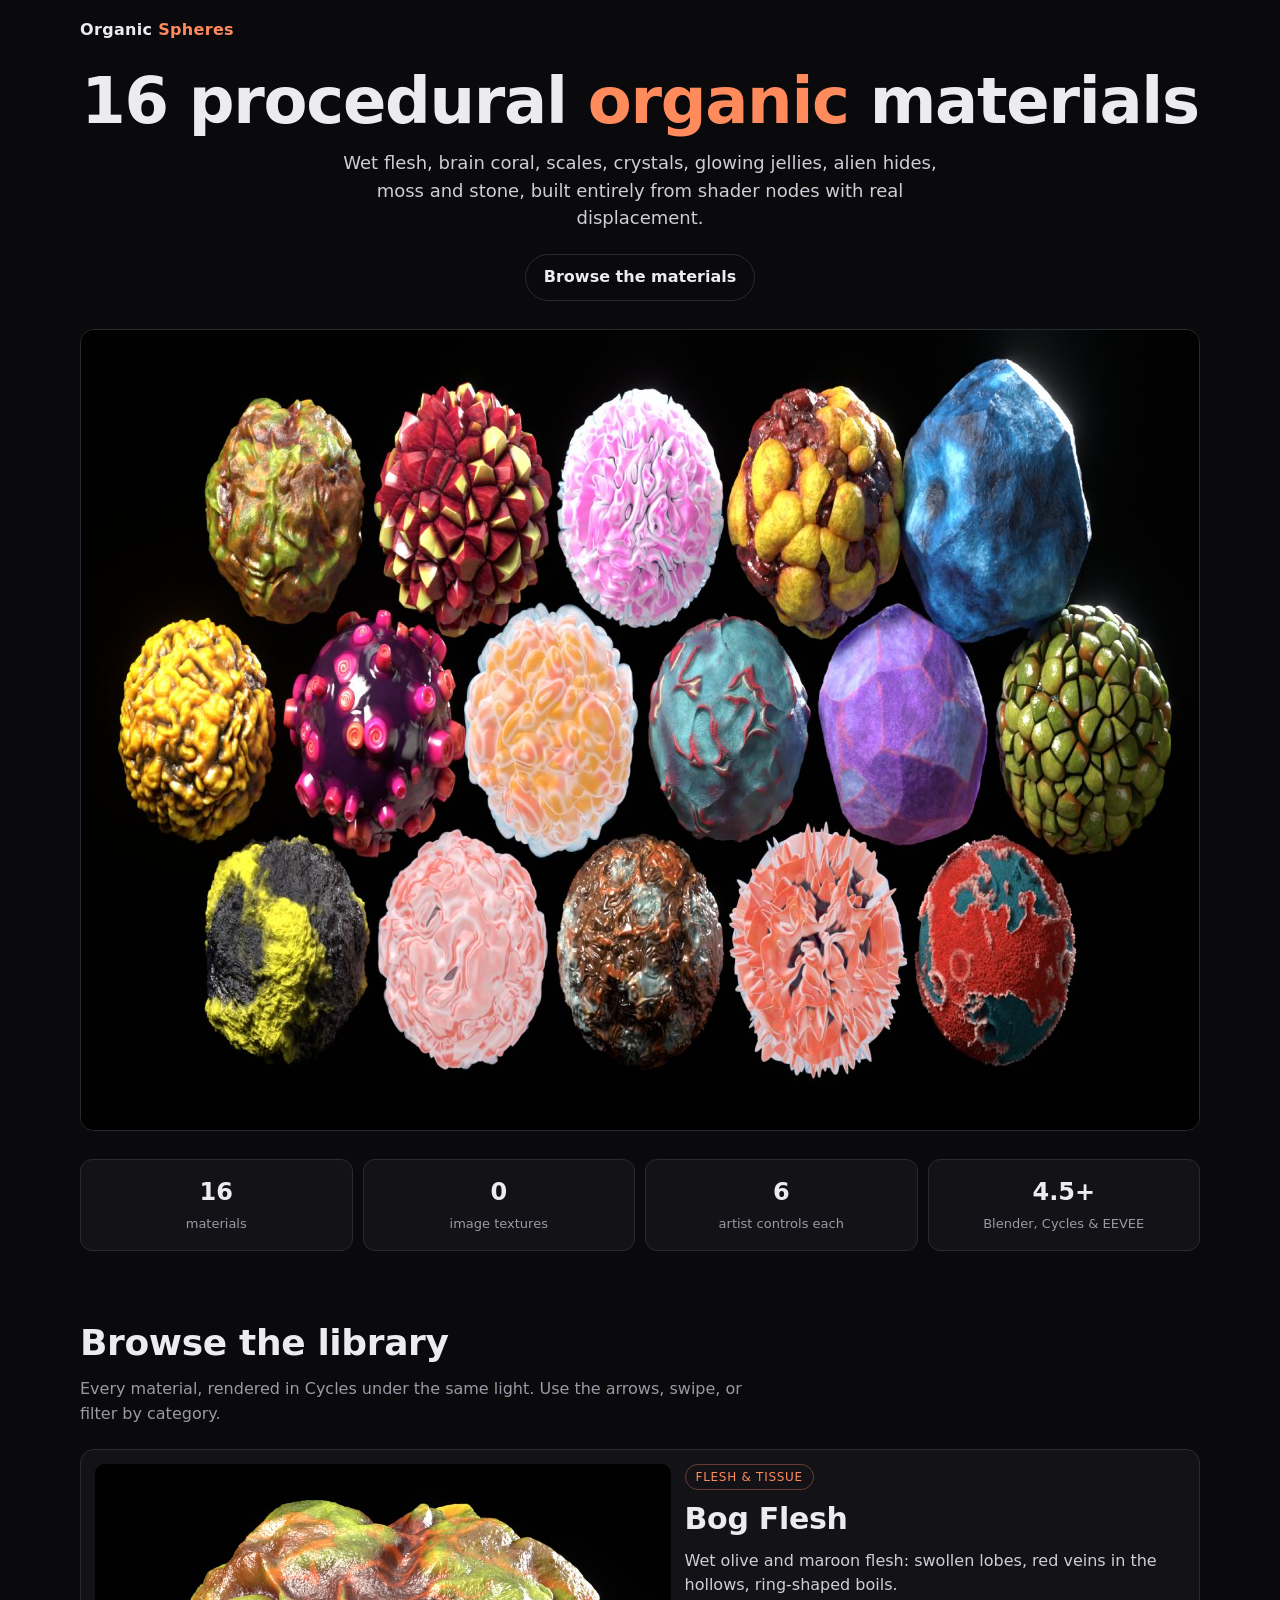
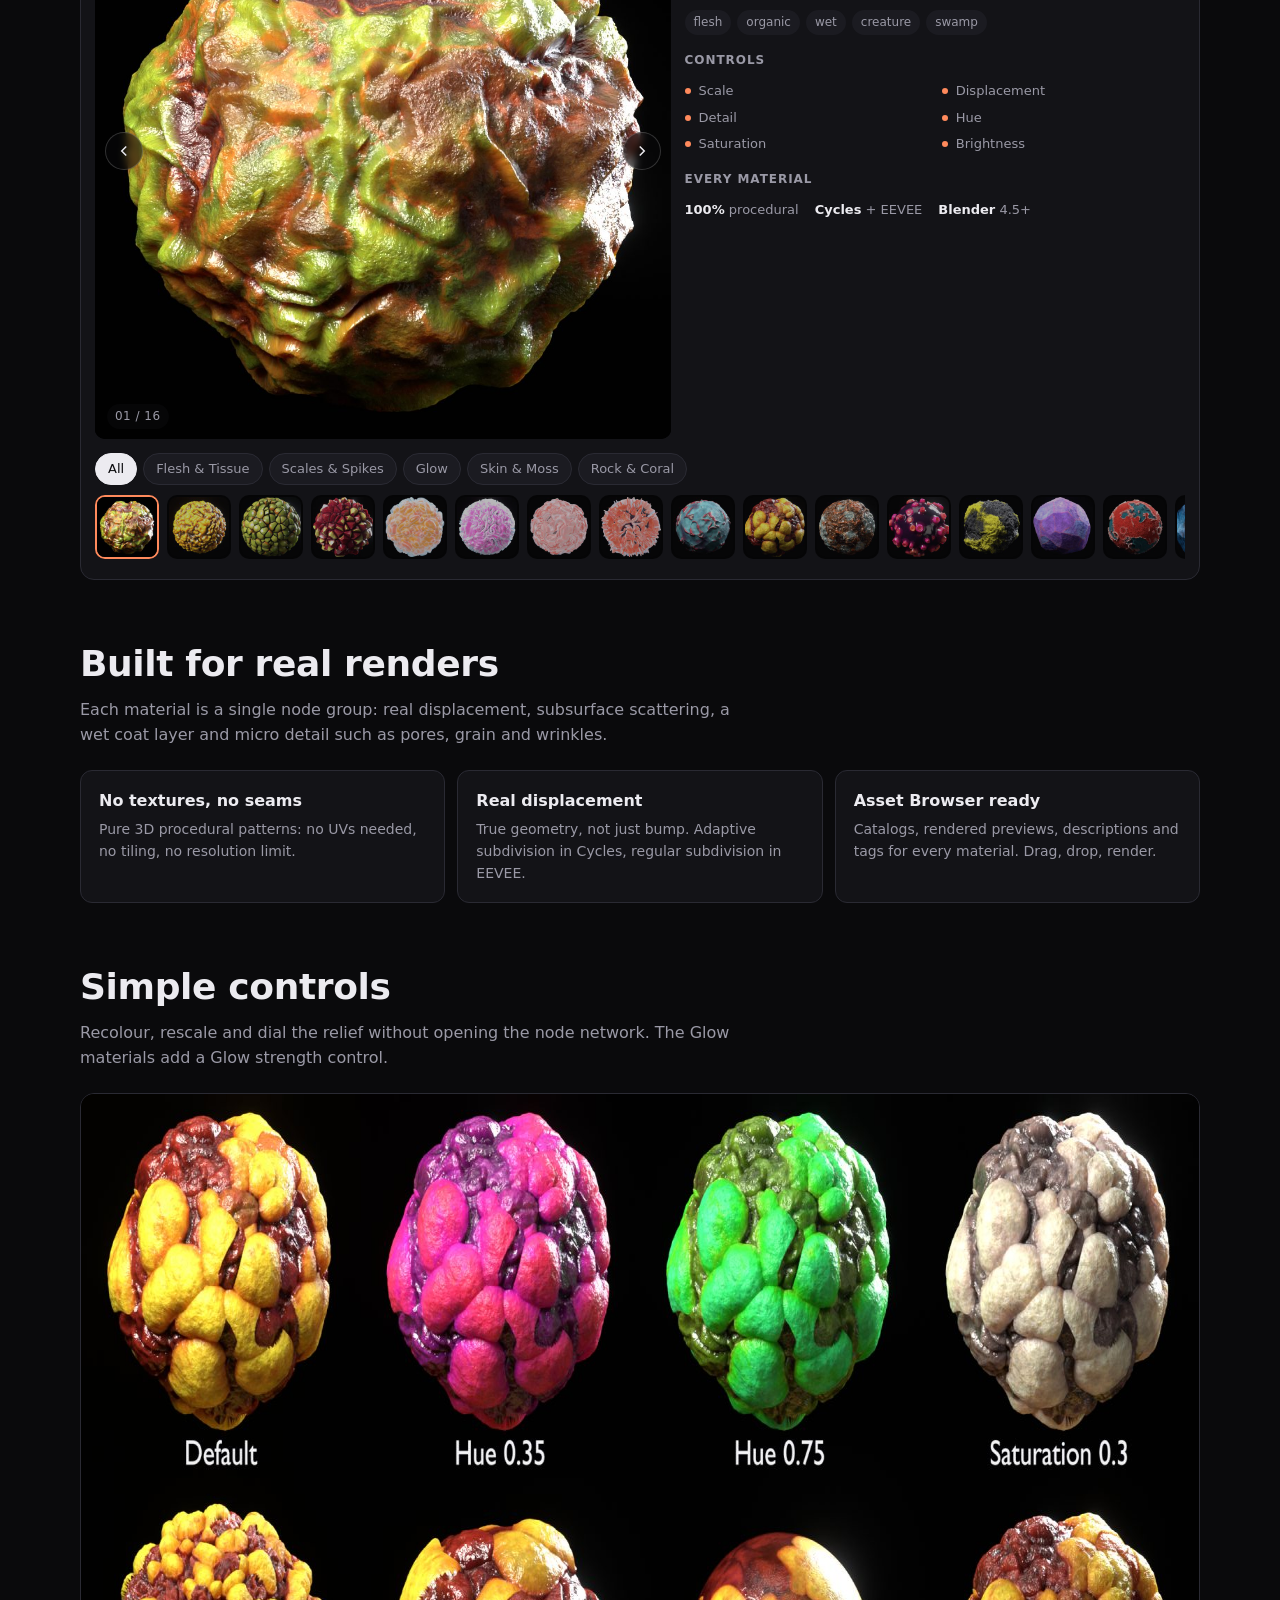
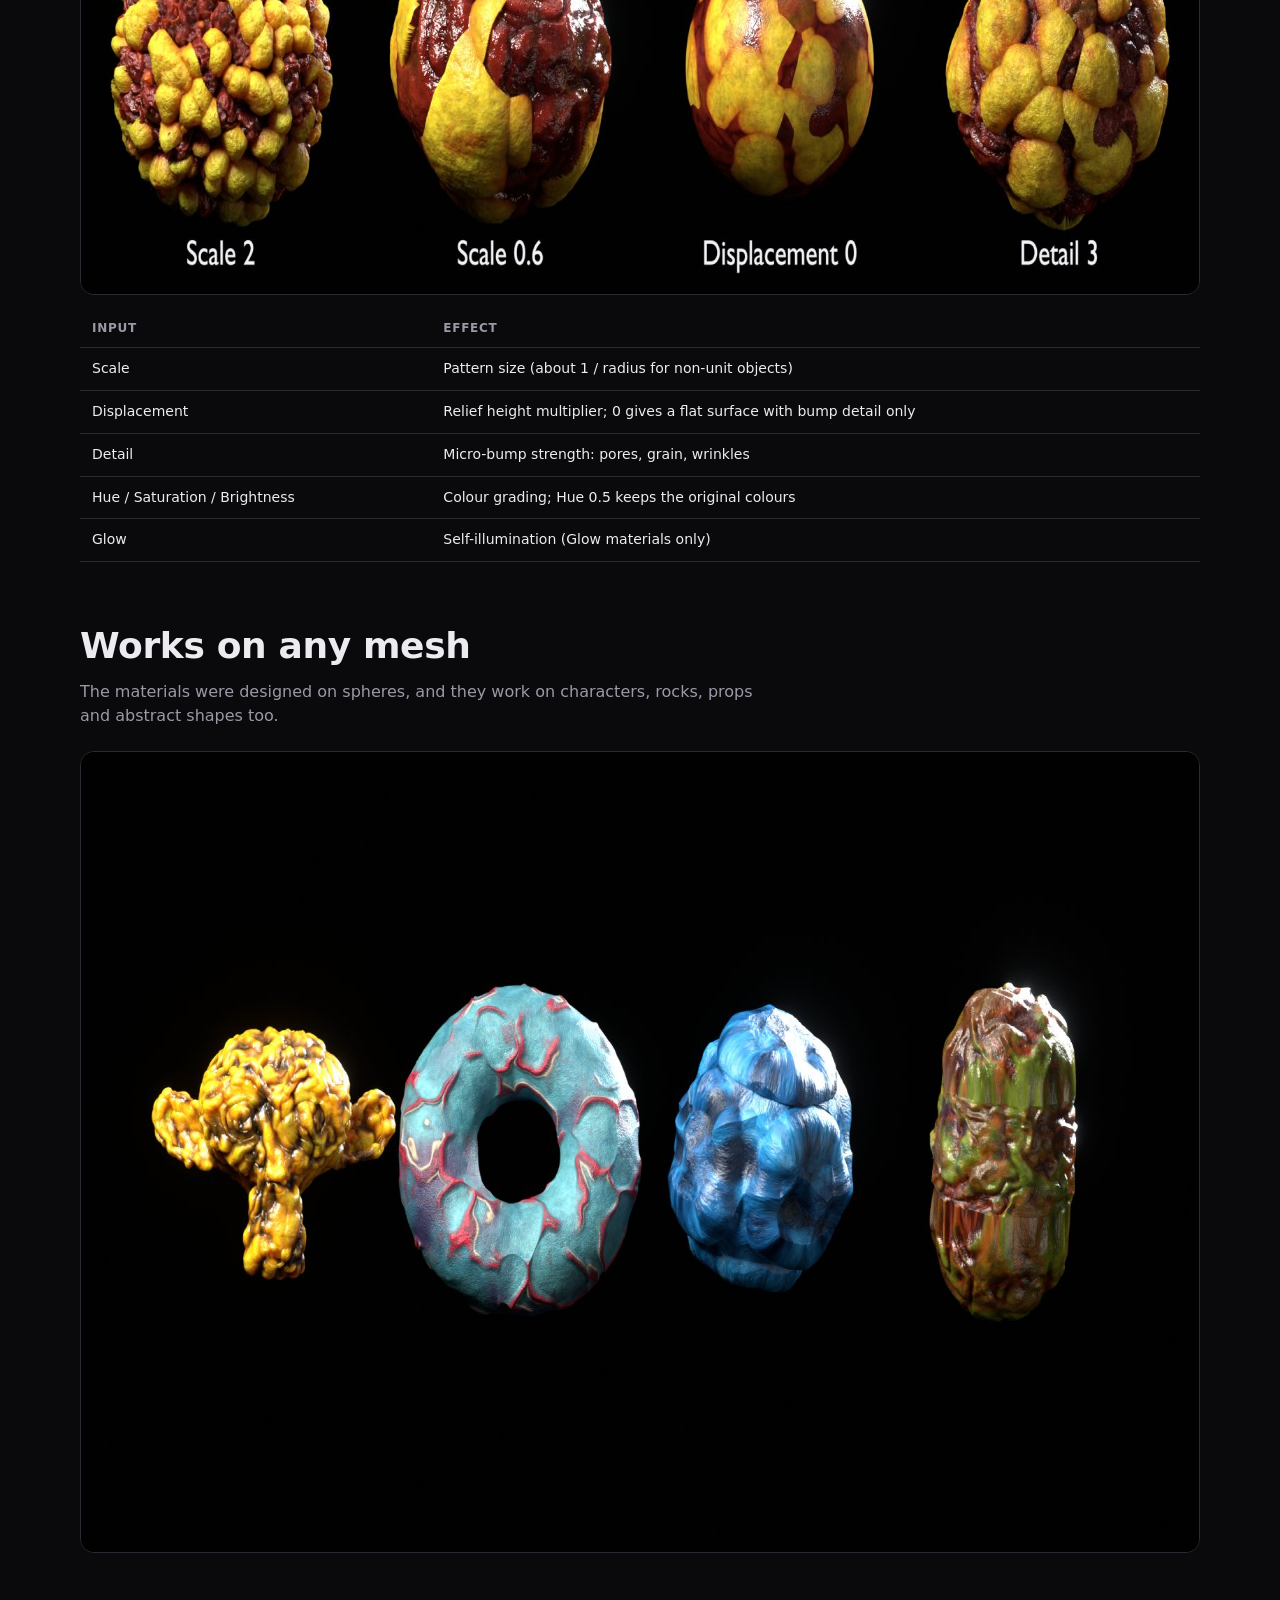
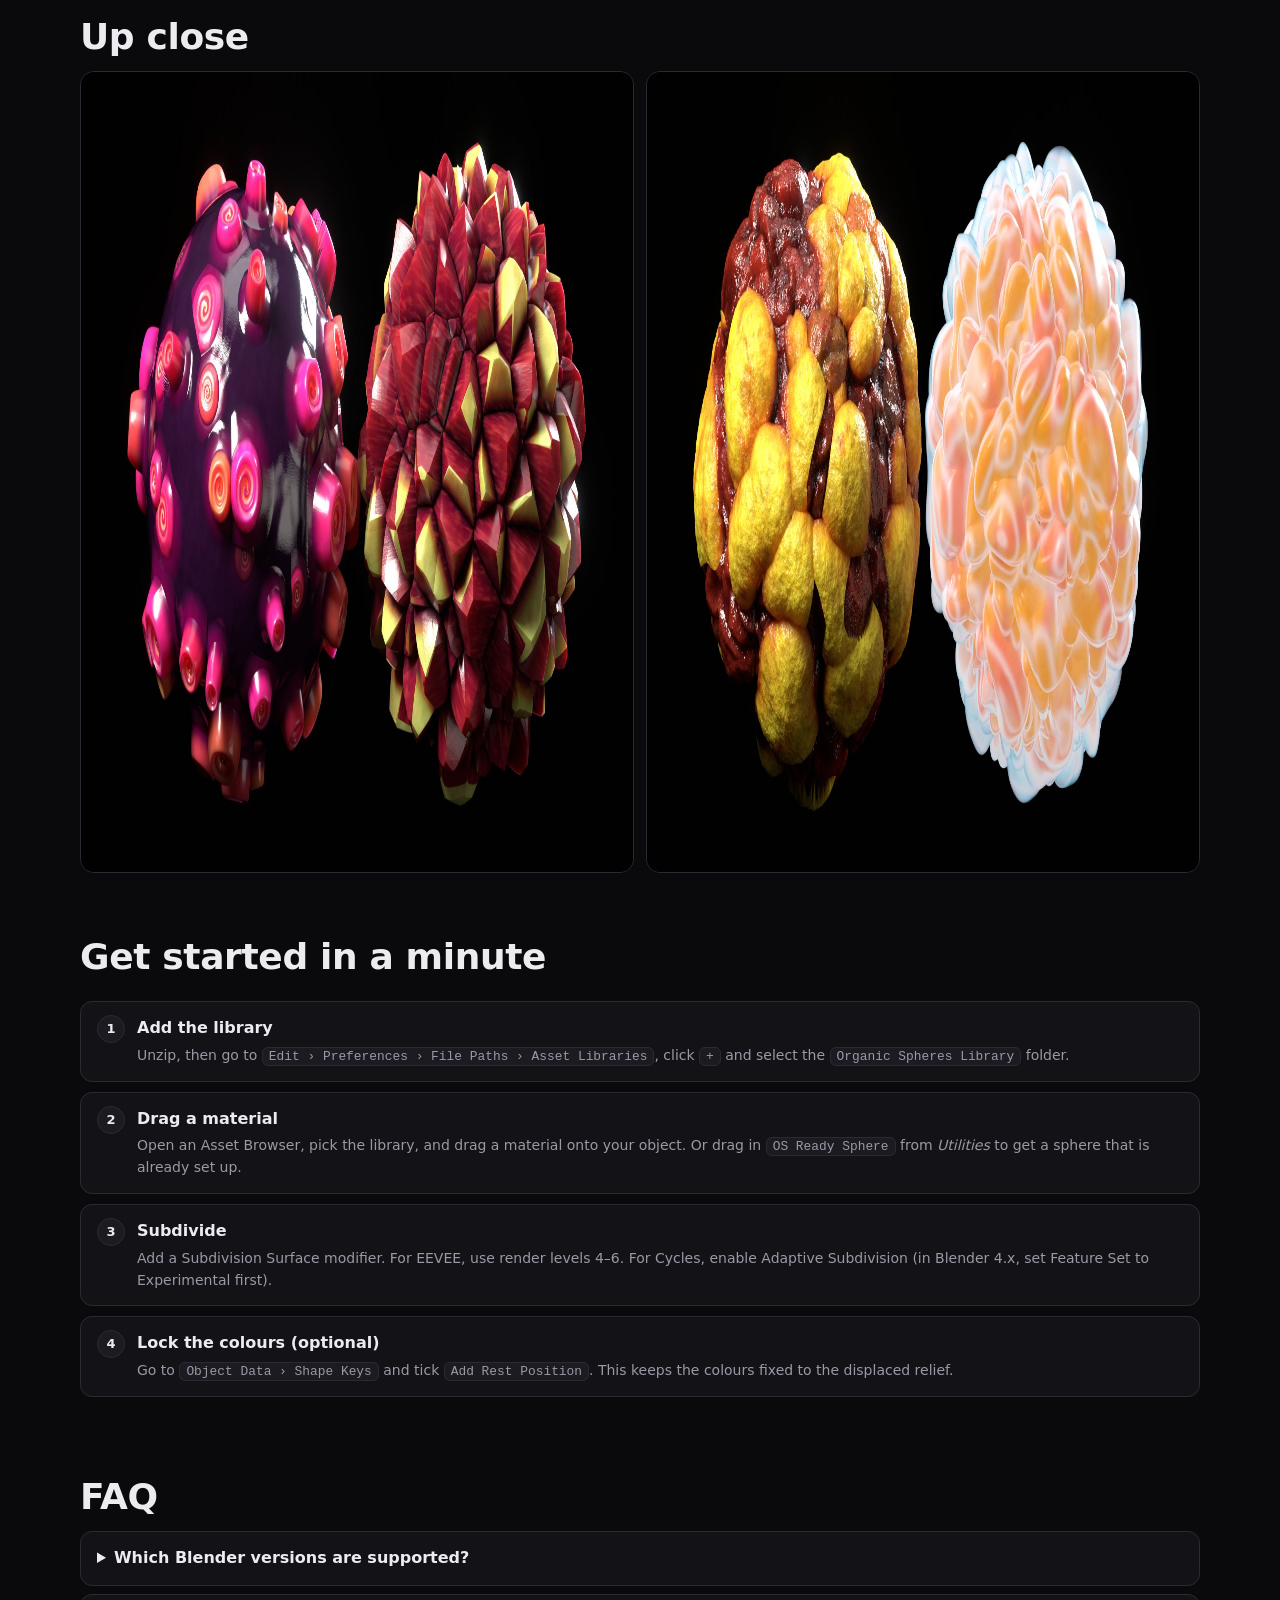
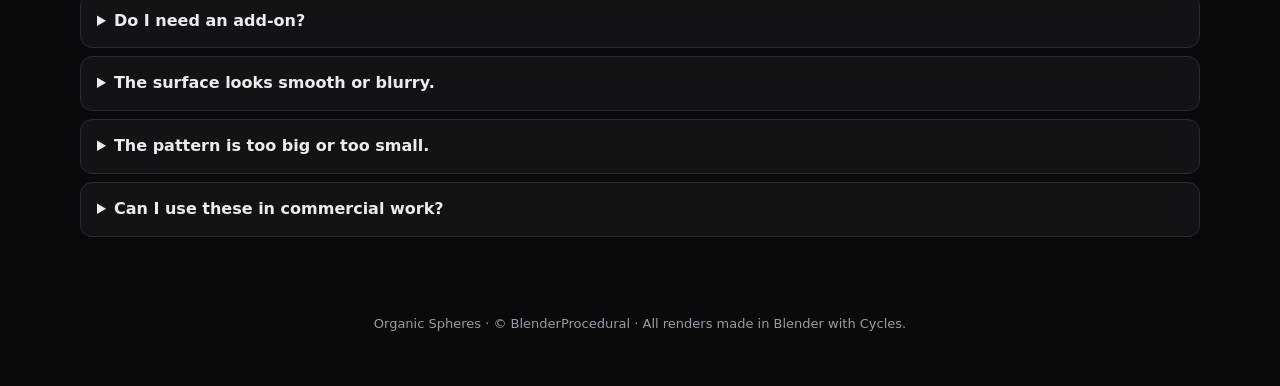
<file: index.html>
<!doctype html>
<html lang="en">
<head>
  <meta charset="utf-8">
  <meta name="viewport" content="width=device-width, initial-scale=1">
  <title>Organic Spheres - 16 Procedural Organic Materials</title>
  <meta name="description" content="16 fully procedural organic materials with real displacement for Cycles and EEVEE: wet flesh, brain coral, scales, crystals, glowing jellies, alien hides, moss and stone.">
  <meta property="og:title" content="Organic Spheres - 16 Procedural Organic Materials">
  <meta property="og:description" content="Fully procedural, displacement-driven organic materials. Asset Browser ready for Cycles and EEVEE.">
  <meta property="og:image" content="assets/img/shots/featured.jpg">
  <link rel="stylesheet" href="assets/style.css">
</head>
<body>
  <div class="wrap">
    <header class="top">
      <div class="logo">Organic <span>Spheres</span></div>
      <a class="btn store-link" href="#" target="_blank" rel="noopener" hidden>Get it on Superhive</a>
    </header>

    <section class="hero" style="padding-top: 8px">
      <h1>16 procedural <em>organic</em> materials</h1>
      <p>Wet flesh, brain coral, scales, crystals, glowing jellies, alien hides, moss and stone, built entirely from shader nodes with real displacement.</p>
      <div class="cta">
        <a class="btn store-link" href="#" target="_blank" rel="noopener" hidden>Get it on Superhive</a>
        <a class="btn ghost" href="#browse">Browse the materials</a>
      </div>
      <div class="hero-img"><img src="assets/img/shots/featured.jpg" width="1600" height="800" alt="All 16 Organic Spheres materials rendered on spheres"></div>
      <div class="stats">
        <div><b>16</b><span>materials</span></div>
        <div><b>0</b><span>image textures</span></div>
        <div><b>6</b><span>artist controls each</span></div>
        <div><b>4.5+</b><span>Blender, Cycles &amp; EEVEE</span></div>
      </div>
    </section>

    <section id="browse">
      <h2>Browse the library</h2>
      <p class="lead">Every material, rendered in Cycles under the same light. Use the arrows, swipe, or filter by category.</p>
      <div id="viewer" aria-label="Organic Spheres material browser"></div>
    </section>

    <section>
      <h2>Built for real renders</h2>
      <p class="lead">Each material is a single node group: real displacement, subsurface scattering, a wet coat layer and micro detail such as pores, grain and wrinkles.</p>
      <div class="features">
        <div><h3>No textures, no seams</h3><p>Pure 3D procedural patterns: no UVs needed, no tiling, no resolution limit.</p></div>
        <div><h3>Real displacement</h3><p>True geometry, not just bump. Adaptive subdivision in Cycles, regular subdivision in EEVEE.</p></div>
        <div><h3>Asset Browser ready</h3><p>Catalogs, rendered previews, descriptions and tags for every material. Drag, drop, render.</p></div>
      </div>
    </section>

    <section>
      <h2>Simple controls</h2>
      <p class="lead">Recolour, rescale and dial the relief without opening the node network. The Glow materials add a Glow strength control.</p>
      <div class="figure"><img src="assets/img/shots/controls.jpg" width="1600" height="800" loading="lazy" alt="Golden Tumor material with different Hue, Saturation, Scale, Displacement and Detail values"></div>
      <table class="ctl" style="margin-top: 14px">
        <thead><tr><th>Input</th><th>Effect</th></tr></thead>
        <tbody>
          <tr><td>Scale</td><td>Pattern size (about 1 / radius for non-unit objects)</td></tr>
          <tr><td>Displacement</td><td>Relief height multiplier; 0 gives a flat surface with bump detail only</td></tr>
          <tr><td>Detail</td><td>Micro-bump strength: pores, grain, wrinkles</td></tr>
          <tr><td>Hue / Saturation / Brightness</td><td>Colour grading; Hue 0.5 keeps the original colours</td></tr>
          <tr><td>Glow</td><td>Self-illumination (Glow materials only)</td></tr>
        </tbody>
      </table>
    </section>

    <section>
      <h2>Works on any mesh</h2>
      <p class="lead">The materials were designed on spheres, and they work on characters, rocks, props and abstract shapes too.</p>
      <div class="figure"><img src="assets/img/shots/any-mesh.jpg" width="1600" height="800" loading="lazy" alt="Organic Spheres materials on Suzanne, a torus, a beveled cube and a capsule"></div>
    </section>

    <section>
      <h2>Up close</h2>
      <div class="pair">
        <div class="figure"><img src="assets/img/shots/closeup-a.jpg" width="1600" height="800" loading="lazy" alt="Close-up of Rose Thorn and Crimson Crystals"></div>
        <div class="figure"><img src="assets/img/shots/closeup-b.jpg" width="1600" height="800" loading="lazy" alt="Close-up of Golden Tumor and Peach Jelly"></div>
      </div>
    </section>

    <section>
      <h2>Get started in a minute</h2>
      <ol class="steps">
        <li><b>Add the library</b><p>Unzip, then go to <kbd>Edit › Preferences › File Paths › Asset Libraries</kbd>, click <kbd>+</kbd> and select the <code>Organic Spheres Library</code> folder.</p></li>
        <li><b>Drag a material</b><p>Open an Asset Browser, pick the library, and drag a material onto your object. Or drag in <code>OS Ready Sphere</code> from <em>Utilities</em> to get a sphere that is already set up.</p></li>
        <li><b>Subdivide</b><p>Add a Subdivision Surface modifier. For EEVEE, use render levels 4–6. For Cycles, enable Adaptive Subdivision (in Blender 4.x, set Feature Set to Experimental first).</p></li>
        <li><b>Lock the colours (optional)</b><p>Go to <kbd>Object Data › Shape Keys</kbd> and tick <code>Add Rest Position</code>. This keeps the colours fixed to the displaced relief.</p></li>
      </ol>
    </section>

    <section>
      <h2>FAQ</h2>
      <details><summary>Which Blender versions are supported?</summary><p>Blender 4.5 LTS and newer. The materials are tested in 4.5 and 5.2 with both Cycles and EEVEE.</p></details>
      <details><summary>Do I need an add-on?</summary><p>No. The download is plain .blend files plus a catalog file.</p></details>
      <details><summary>The surface looks smooth or blurry.</summary><p>Add a Subdivision Surface modifier, then raise its render levels in EEVEE or enable Adaptive Subdivision in Cycles.</p></details>
      <details><summary>The pattern is too big or too small.</summary><p>Change the material's Scale input, or apply your object's scale with <kbd>Ctrl A › Scale</kbd>.</p></details>
      <details><summary>Can I use these in commercial work?</summary><p>Yes, in your renders, animations, games and other projects. Reselling or redistributing the materials themselves isn't allowed.</p></details>
    </section>

    <footer>
      <p><a class="btn store-link" href="#" target="_blank" rel="noopener" hidden>Get Organic Spheres on Superhive</a></p>
      <p>Organic Spheres · © BlenderProcedural · All renders made in Blender with Cycles.</p>
    </footer>
  </div>

  <script src="assets/materials.js"></script>
  <script src="assets/viewer.js"></script>
  <script>
    // Set this to the Superhive product URL once the product is live; the buttons stay hidden until then.
    const STORE_URL = "";
    if (STORE_URL) {
      document.querySelectorAll(".store-link").forEach((a) => { a.href = STORE_URL; a.hidden = false; });
    }
    OSViewer.mount(document.getElementById("viewer"));
  </script>
</body>
</html>
</file>
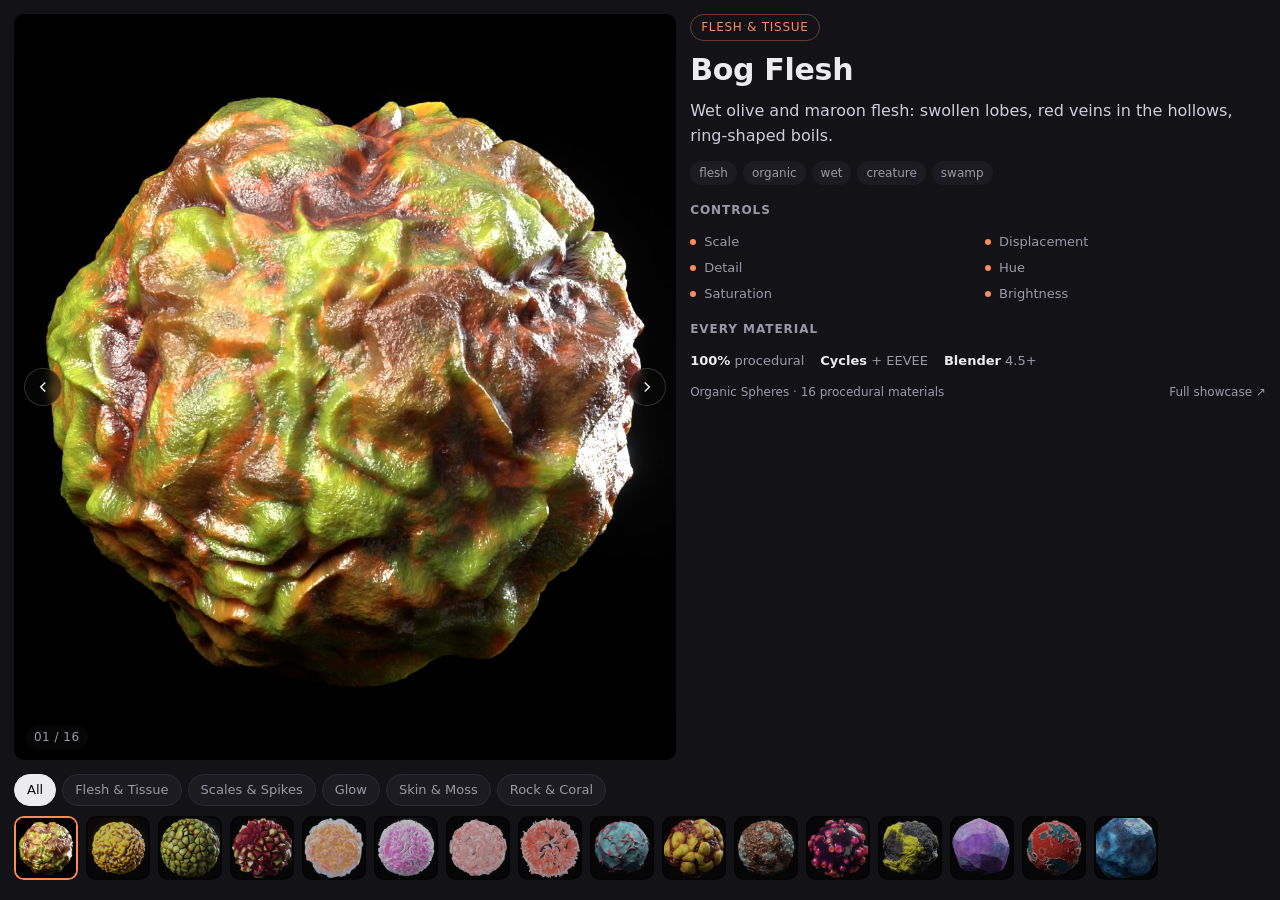
<file: embed.html>
<!doctype html>
<html lang="en">
<head>
  <meta charset="utf-8">
  <meta name="viewport" content="width=device-width, initial-scale=1">
  <title>Organic Spheres - Material Browser</title>
  <meta name="description" content="Browse the 16 procedural organic materials of Organic Spheres for Blender.">
  <link rel="stylesheet" href="assets/style.css">
</head>
<body class="embed">
  <main id="viewer" aria-label="Organic Spheres material browser"></main>
  <script src="assets/materials.js"></script>
  <script src="assets/viewer.js"></script>
  <script>
    const params = new URLSearchParams(location.search);
    const brand = document.createElement("div");
    brand.className = "brand";
    brand.innerHTML = '<span>Organic Spheres · 16 procedural materials</span>' +
      '<a href="index.html" target="_blank" rel="noopener">Full showcase ↗</a>';
    OSViewer.mount(document.getElementById("viewer"), { start: params.get("m"), brand });
  </script>
</body>
</html>
</file>
<file: assets/style.css>
:root {
  --bg: #0a0a0c;
  --panel: #131317;
  --panel-2: #1b1b21;
  --line: #2a2a33;
  --text: #ecebf0;
  --muted: #9a99a6;
  --accent: #ff8a5c;
  --accent-ink: #1a0c06;
  --radius: 14px;
  --font: ui-sans-serif, system-ui, -apple-system, "Segoe UI", Roboto, "Helvetica Neue", Arial, sans-serif;
  color-scheme: dark;
}

* { box-sizing: border-box; }
html, body { margin: 0; background: var(--bg); color: var(--text); font-family: var(--font); }
body { line-height: 1.55; -webkit-font-smoothing: antialiased; }
img { display: block; max-width: 100%; }
a { color: var(--accent); }
button { font: inherit; color: inherit; }
:focus-visible { outline: 2px solid var(--accent); outline-offset: 2px; }

/* ------------------------------------------------------------------ viewer (shared) */
.viewer {
  display: grid;
  grid-template-columns: minmax(0, 1.15fr) minmax(0, 1fr);
  grid-template-rows: minmax(0, 1fr) auto;
  grid-template-areas: "stage info" "strip strip";
  gap: 14px;
  background: var(--panel);
  border: 1px solid var(--line);
  border-radius: var(--radius);
  padding: 14px;
}
.stage {
  grid-area: stage;
  position: relative;
  border-radius: 10px;
  overflow: hidden;
  background: #000;
  aspect-ratio: 1 / 1;
  min-height: 0;
}
.stage img {
  position: absolute; inset: 0;
  width: 100%; height: 100%;
  object-fit: contain;
  transition: opacity .25s ease;
}
.stage img.fading { opacity: 0; }
.stage .nav {
  position: absolute; top: 50%; transform: translateY(-50%);
  width: 38px; height: 38px; border-radius: 50%;
  border: 1px solid rgba(255,255,255,.18); background: rgba(10,10,12,.55);
  cursor: pointer; display: grid; place-items: center;
  backdrop-filter: blur(4px);
}
.stage .nav:hover { background: rgba(10,10,12,.85); }
.stage .prev { left: 10px; }
.stage .next { right: 10px; }
.stage .count {
  position: absolute; left: 12px; bottom: 10px;
  font-size: 12px; color: var(--muted); letter-spacing: .04em;
  background: rgba(10,10,12,.6); padding: 3px 8px; border-radius: 99px;
}

.info { grid-area: info; display: flex; flex-direction: column; gap: 12px; min-width: 0; overflow: auto; }
.info .cat {
  align-self: flex-start; font-size: 12px; letter-spacing: .06em; text-transform: uppercase;
  color: var(--accent); border: 1px solid rgba(255,138,92,.35); padding: 3px 10px; border-radius: 99px;
}
.info h2 { margin: 0; font-size: clamp(22px, 3vw, 30px); line-height: 1.15; letter-spacing: -.01em; }
.info p.desc { margin: 0; color: #cfcdd8; }
.tags { display: flex; flex-wrap: wrap; gap: 6px; }
.tags span { font-size: 12px; color: var(--muted); background: var(--panel-2); padding: 3px 9px; border-radius: 99px; }
.controls-list { margin: 0; padding: 0; list-style: none; display: grid; grid-template-columns: 1fr 1fr; gap: 6px 14px; }
.controls-list li { font-size: 13px; color: var(--muted); display: flex; align-items: center; gap: 8px; }
.controls-list li::before { content: ""; width: 6px; height: 6px; border-radius: 50%; background: var(--accent); flex: none; }
.info h3 { margin: 4px 0 0; font-size: 12px; letter-spacing: .08em; text-transform: uppercase; color: var(--muted); font-weight: 600; }
.specs { display: flex; flex-wrap: wrap; gap: 6px 16px; font-size: 13px; color: var(--muted); }
.specs b { color: var(--text); font-weight: 600; }

.strip { grid-area: strip; display: flex; flex-direction: column; gap: 10px; min-width: 0; }
.filters { display: flex; gap: 6px; overflow-x: auto; scrollbar-width: none; }
.filters::-webkit-scrollbar { display: none; }
.filters button {
  flex: none; cursor: pointer; font-size: 13px; padding: 5px 12px; border-radius: 99px;
  background: var(--panel-2); border: 1px solid var(--line); color: var(--muted);
}
.filters button[aria-pressed="true"] { background: var(--text); color: var(--bg); border-color: var(--text); }
.thumbs {
  display: flex; gap: 8px; overflow-x: auto; padding-bottom: 6px; scroll-snap-type: x proximity;
  scrollbar-width: thin; scrollbar-color: var(--line) transparent;
}
.thumbs::-webkit-scrollbar { height: 6px; }
.thumbs::-webkit-scrollbar-thumb { background: var(--line); border-radius: 99px; }
.thumbs::-webkit-scrollbar-track { background: transparent; }
.thumbs button {
  flex: none; width: 64px; height: 64px; padding: 0; cursor: pointer; scroll-snap-align: start;
  border-radius: 10px; overflow: hidden; border: 2px solid transparent; background: #000;
  opacity: .7; transition: opacity .15s, border-color .15s;
}
.thumbs button:hover { opacity: 1; }
.thumbs button[aria-current="true"] { border-color: var(--accent); opacity: 1; }
.thumbs img { width: 100%; height: 100%; object-fit: cover; }

/* ------------------------------------------------------------------ embed page */
body.embed { height: 100vh; overflow: hidden; }
body.embed .viewer { height: 100vh; border: 0; border-radius: 0; }
body.embed .stage { aspect-ratio: auto; height: 100%; }
body.embed .brand {
  display: flex; justify-content: space-between; align-items: center; gap: 10px;
  font-size: 12px; color: var(--muted);
}
body.embed .brand a { color: var(--muted); text-decoration: none; }
body.embed .brand a:hover { color: var(--text); }

@media (max-width: 640px) {
  .viewer { grid-template-columns: 1fr; grid-template-rows: auto auto auto; grid-template-areas: "stage" "strip" "info"; }
  body.embed { height: auto; overflow: auto; }
  body.embed .viewer { height: auto; }
  body.embed .stage { aspect-ratio: 1 / 1; height: auto; }
  .info { overflow: visible; }
}

/* ------------------------------------------------------------------ full page */
.wrap { width: min(1120px, 100% - 32px); margin-inline: auto; }
header.top { padding: 18px 0; display: flex; justify-content: space-between; align-items: center; gap: 12px; }
header.top .logo { font-weight: 700; letter-spacing: .02em; }
header.top .logo span { color: var(--accent); }
.btn {
  display: inline-flex; align-items: center; gap: 8px; text-decoration: none; font-weight: 600;
  padding: 10px 18px; border-radius: 99px; background: var(--accent); color: var(--accent-ink);
}
.btn.ghost { background: transparent; color: var(--text); border: 1px solid var(--line); }
.btn[hidden] { display: none; }

.hero { padding: 24px 0 8px; text-align: center; }
.hero h1 { font-size: clamp(34px, 6vw, 64px); line-height: 1.03; letter-spacing: -.02em; margin: 0 0 14px; }
.hero h1 em { font-style: normal; color: var(--accent); }
.hero p { color: #cfcdd8; max-width: 640px; margin: 0 auto 22px; font-size: 18px; }
.hero .cta { display: flex; gap: 10px; justify-content: center; flex-wrap: wrap; }
.hero-img { margin-top: 28px; border-radius: var(--radius); overflow: hidden; border: 1px solid var(--line); }

.stats { display: grid; grid-template-columns: repeat(4, 1fr); gap: 10px; margin: 28px 0 0; }
.stats div { background: var(--panel); border: 1px solid var(--line); border-radius: 12px; padding: 14px; text-align: center; }
.stats b { display: block; font-size: 24px; }
.stats span { color: var(--muted); font-size: 13px; }

section { padding: 56px 0 0; }
section > h2 { font-size: clamp(24px, 3.4vw, 36px); margin: 0 0 6px; letter-spacing: -.01em; }
section > p.lead { color: var(--muted); margin: 0 0 22px; max-width: 680px; }

.features { display: grid; grid-template-columns: repeat(3, 1fr); gap: 12px; }
.features div { background: var(--panel); border: 1px solid var(--line); border-radius: 12px; padding: 18px; }
.features h3 { margin: 0 0 6px; font-size: 16px; }
.features p { margin: 0; color: var(--muted); font-size: 14px; }

.figure { border-radius: var(--radius); overflow: hidden; border: 1px solid var(--line); }
.pair { display: grid; grid-template-columns: 1fr 1fr; gap: 12px; }

.steps { counter-reset: s; display: grid; gap: 10px; padding: 0; list-style: none; }
.steps li { counter-increment: s; background: var(--panel); border: 1px solid var(--line); border-radius: 12px; padding: 14px 16px 14px 56px; position: relative; }
.steps li::before {
  content: counter(s); position: absolute; left: 16px; top: 13px; width: 26px; height: 26px; border-radius: 50%;
  background: var(--panel-2); border: 1px solid var(--line); display: grid; place-items: center; font-size: 13px; font-weight: 700;
}
.steps b { color: var(--text); }
.steps p { margin: 4px 0 0; color: var(--muted); font-size: 14px; }
kbd, code { font-family: ui-monospace, SFMono-Regular, Menlo, Consolas, monospace; font-size: .92em; background: var(--panel-2); border: 1px solid var(--line); border-radius: 6px; padding: 1px 6px; }

table.ctl { width: 100%; border-collapse: collapse; font-size: 14px; }
table.ctl th, table.ctl td { text-align: left; padding: 10px 12px; border-bottom: 1px solid var(--line); }
table.ctl th { color: var(--muted); font-weight: 600; font-size: 12px; text-transform: uppercase; letter-spacing: .06em; }

details { background: var(--panel); border: 1px solid var(--line); border-radius: 12px; padding: 14px 16px; margin-bottom: 8px; }
summary { cursor: pointer; font-weight: 600; }
details p { color: var(--muted); margin: 8px 0 0; }

footer { padding: 56px 0 40px; color: var(--muted); font-size: 13px; text-align: center; }

@media (max-width: 760px) {
  .features { grid-template-columns: 1fr; }
  .pair { grid-template-columns: 1fr; }
  .stats { grid-template-columns: repeat(2, 1fr); }
  .hero p { font-size: 16px; }
}
</file>
